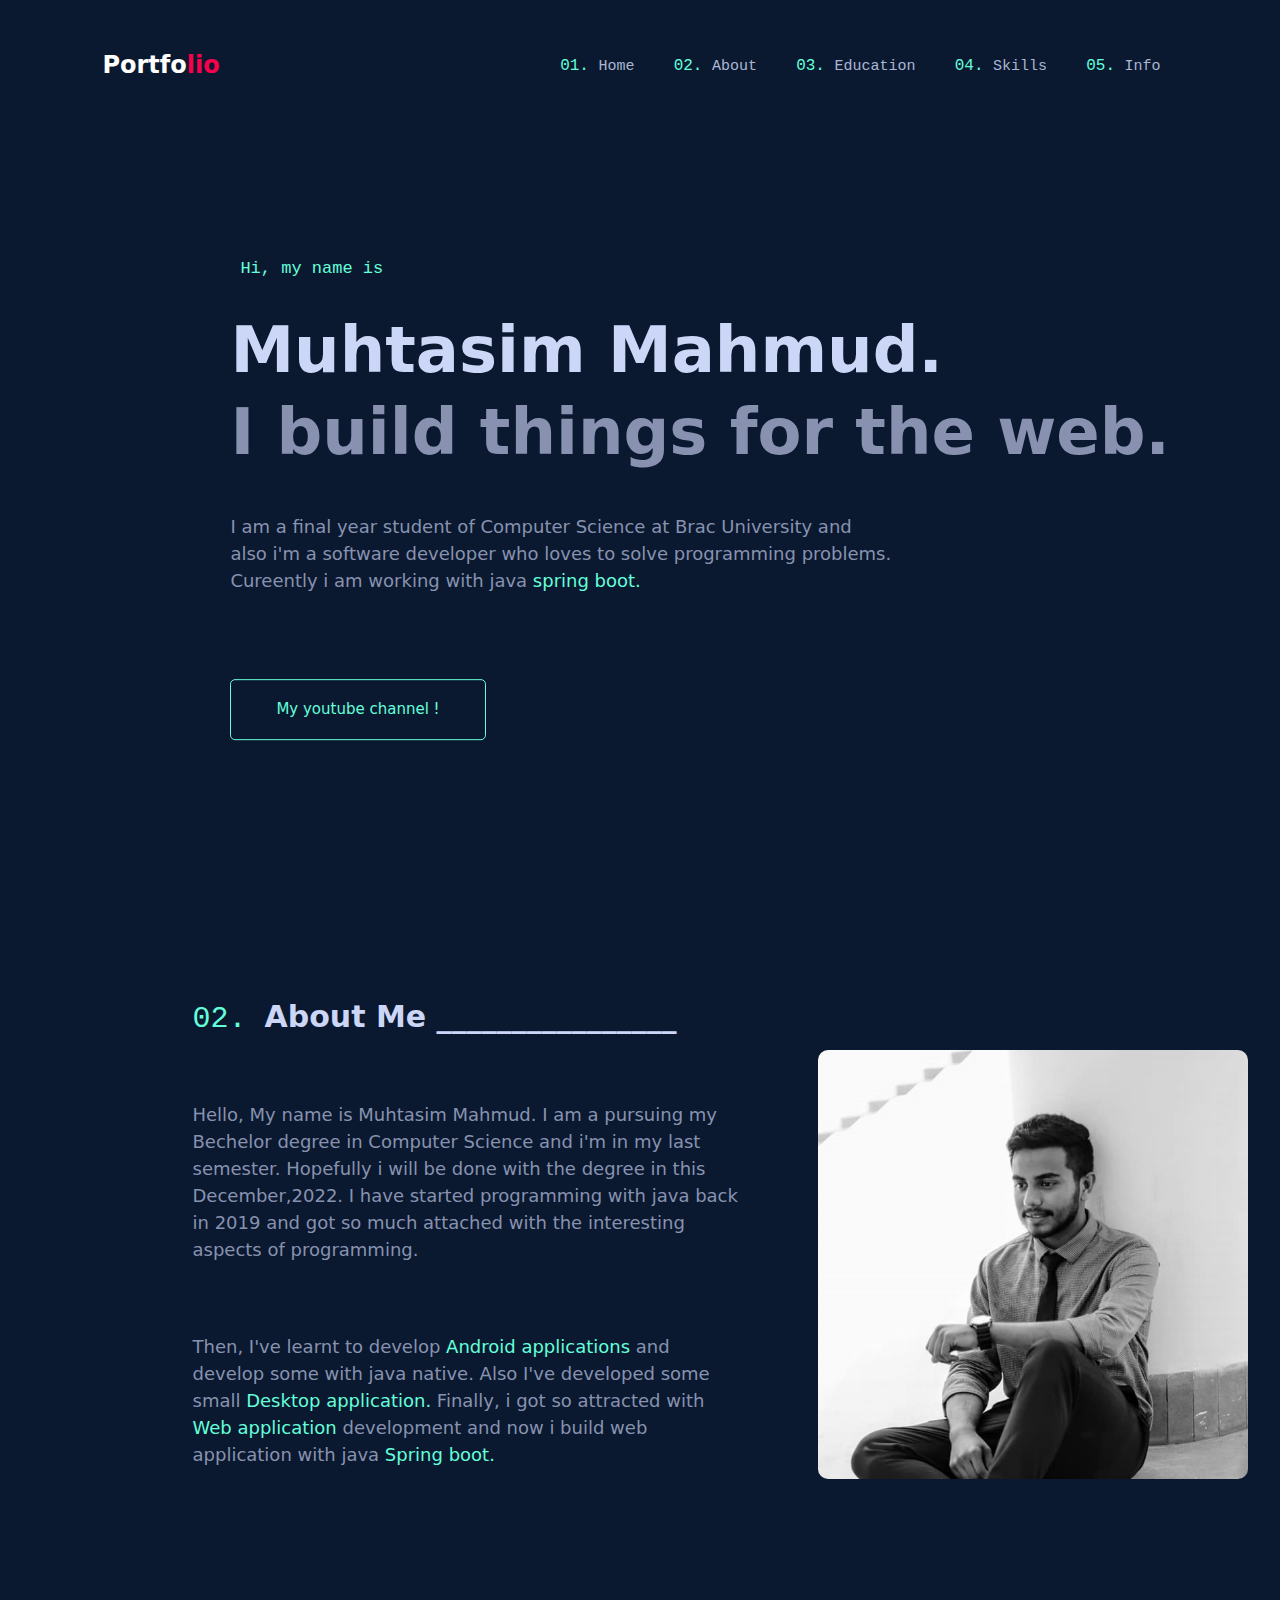
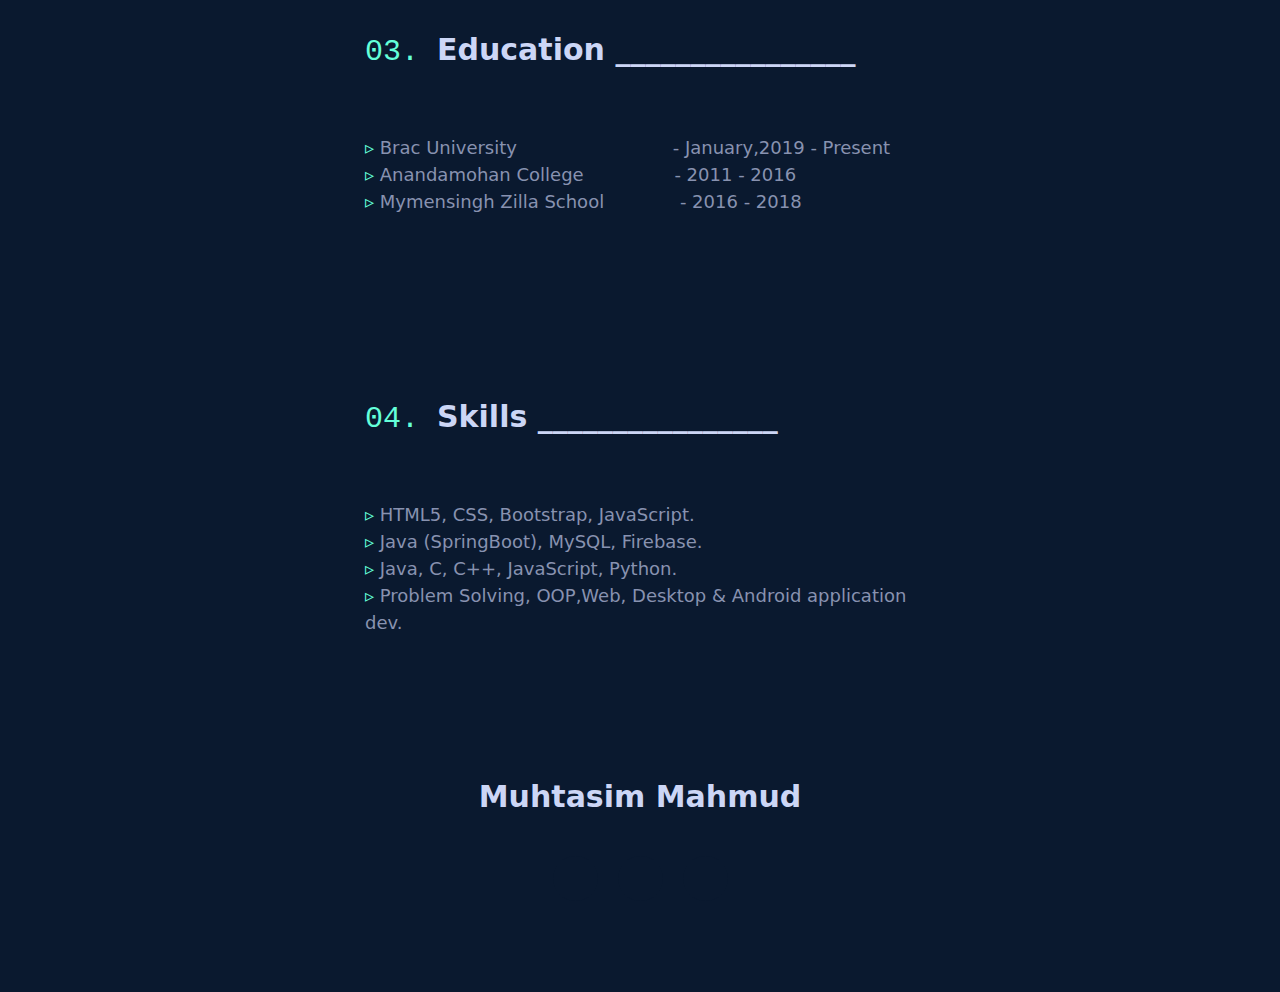
<file: index.html>
<!DOCTYPE html>
<html lang="en">
<head>

	<meta charset="UTF-8">
	<meta http-equiv="X-UA-Compatible" content="IE=edge">
	<meta name="viewport" content="width=device-width, initial-scale=1.0">

	<title>Portfolio website</title>
	<link rel="stylesheet" type="text/css" href="css/style.css">

	<link rel="preconnect" href="https://fonts.gstatic.com">
  <link href="https://fonts.googleapis.com/css2?family=Josefin+Sans:ital,wght@0,100;0,200;0,300;0,400;0,500;0,600;0,700;1,100;1,200;1,300;1,400;1,500;1,600;1,700&display=swap" rel="stylesheet">

  <link rel="stylesheet" href="https://cdnjs.cloudflare.com/ajax/libs/font-awesome/5.15.3/css/all.min.css" integrity="sha512-iBBXm8fW90+nuLcSKlbmrPcLa0OT92xO1BIsZ+ywDWZCvqsWgccV3gFoRBv0z+8dLJgyAHIhR35VZc2oM/gI1w==" crossorigin="anonymous" referrerpolicy="no-referrer" >

</head>
<body>
	<!-- start Section -->

	<div class="start">

		<nav>
			<h2 style="color: white;">Portfo<span style="color: #f9004d;">lio</span></h2>
			<ul>
				<li> <span class="num">01. </span> <a href="#Home_section"> Home</a></li>
				<li> <span class="num">02. </span> <a href="#About_section"> About</a></li>
				<li> <span class="num">03. </span> <a href="#Education_section"> Education</a></li>
				<li> <span class="num">04. </span> <a href="#Skill_section"> Skills</a></li>
				<li> <span class="num">05. </span> <a href="info.html" target="_blank"> Info</a></li> 
			</ul>
		</nav>


		<div class="content" id="Home_section">
			<h4>Hi, my name is</h4>
			<h3 class="name">Muhtasim Mahmud.</h3>
			<h3>I  build things for the web.</h3>
			
			<div class="paragraph">
				<p> I am a final year student of Computer Science at Brac University and </p>
				<p> also i'm a software developer who loves to solve programming problems.</p>
				<p> Cureently i am working with java <span class="spacial-color">spring boot.</span></p>
			</div>

			<button> <a href="https://www.youtube.com/channel/UCXImluejkEkr8kzeEfMztoQ" target="_blank" style="text-decoration: none; color: #64ffda;"> My youtube channel ! </a> </button> 

		</div>
	</div>



	<!-- About section start -->
	<section class="about" id="About_section">

		<div class="main">
			
			<div class="about-text">
				<h4> <span class="num abt-num">02. </span> About Me ________________</h4>
				<div class="paragraph abt-paragraph">
					<p style="margin-bottom: 70px;"> Hello, My name is Muhtasim Mahmud. I am a pursuing my Bechelor degree in Computer Science and i'm in my last semester. Hopefully i will be done
						with the degree in this December,2022. I have started programming with java back in 2019 and got so much attached with the interesting aspects of programming. 
					</p>
					<p style="margin-top: 25px;"> Then, I've learnt to develop <span class="spacial-color"> Android applications</span> and develop some with java native. Also I've developed some small <span class="spacial-color"> Desktop application.</span> 
						Finally, i got so attracted with <span class="spacial-color"> Web application</span> development and now i build web application with java <span class="spacial-color"> Spring boot. </span>
					</p>	
					
				</div>
			</div>

			<div class="about-img">
				<img src="images/mahmud2.jpg" alt="">
			</div>
		</div>

	</section>

	<!-- Education section start -->

	<section class="Education" id="Education_section">
		
		<div class="main">
			
			<div class="about-text">
				<h4> <span class="num abt-num">03. </span> Education ________________</h4>
				<div class="paragraph abt-paragraph">
					
					<p><span class="spacial-color"> ▹  </span> <span class="institution">   <a href="https://www.bracu.ac.bd/" target="_blank"> Brac University        </a> </span> <span style="margin-left: 150px;"> - January,2019 - Present</span>  </p>
					<p><span class="spacial-color"> ▹  </span> <span class="institution">   <a href="http://anandamohangovtcollege.edu.bd/" target="_blank"> Anandamohan College    </a> </span> <span style="margin-left:  85px;"> - 2011 - 2016</span> </p>
					<p><span class="spacial-color"> ▹  </span> <span class="institution">   <a href="http://www.mzs.edu.bd/" target="_blank"> Mymensingh Zilla School</a> </span> <span style="margin-left:  70px;"> - 2016 - 2018</span> </p>
					
				</div>
			</div>

		</div>

	</section>


	<!-- Skill section start -->

	<section class="skill" id="Skill_section">
		
		<div class="main">
			
			<div class="about-text">
				<h4> <span class="num abt-num">04. </span> Skills ________________</h4>
				<div class="paragraph abt-paragraph">
					
					<p><span class="spacial-color"> ▹ </span>HTML5, CSS, Bootstrap, JavaScript.</p>
					<p><span class="spacial-color"> ▹ </span>Java (SpringBoot),  MySQL, Firebase.</p>
					<p><span class="spacial-color"> ▹ </span>Java, C, C++,  JavaScript, Python.</p>
					<p><span class="spacial-color"> ▹ </span>Problem Solving, OOP,Web, Desktop & Android application dev.
					</p>
				</div>
			</div>

		</div>

	</section>

	<!-- footer start -->
	<footer>
		<p class="name">Muhtasim Mahmud</p>
		<div class="social">
			<a href="https://www.facebook.com/muhtasim.mahmud.54/" target="_blank"><i class="fab fa-facebook-f"></i></a>
			<a href="https://www.instagram.com/muhtasim_mahmud/" target="_blank"><i class="fab fa-instagram"></i></a>
			<a href="https://www.linkedin.com/in/muhtasim-mahmud-493a571a4/" target="_blank"> <i class="fab fa-linkedin"></i> </a>
		</div>
	</footer>
</body>
</html>
</file>
<file: css/style.css>
*{
	padding: 0;
	margin: 0;
	/* font-family: 'Josefin Sans', sans-serif; */
	font-family: "Calibre","Inter","San Francisco","SF Pro Text",-apple-system,system-ui,sans-serif;
	box-sizing: border-box;
}

body{
	background-color: #0a192f !important;
}

.start{
	height: 100vh;
	width: 100%;
}


/* Laptop er size onujayi eitar margin-top ar margin-left ta fix korte hobe */
.content{
	margin-top: 50px;
	margin-left: 10%
}

nav{
	display: flex;
	align-items: center;
	justify-content: space-between;
	padding-top: 45px;
	padding-left: 8%;
	padding-right: 8%;
}

nav ul li a{
	color: #abb7d4;
	text-decoration: none;
	font-size: 15px;
	font-family: "SF Mono","Fira Code","Fira Mono","Roboto Mono",monospace;
}

nav ul li{
	list-style-type: none;
	display: inline-block;
	padding: 10px  17px;
}

nav ul li a:hover{
	color: #64ffda;
	transition: .4s;
}

.num{
	color: #64ffda;
	font-family: "SF Mono","Fira Code","Fira Mono","Roboto Mono",monospace;
}

.start .content h3{
	color: #8892b0;
	line-height: 0.5;
	font-size: clamp(30px, 5vw, 65px); /* for pc : clamp(30px, 5vw, 65px);  for laptop : clamp(30px, 5vw, 60px); */
	font-weight: 650; /* for pc : font-weight : 650;  for laptop : font-weight : 600 */
	font-family: "Calibre","Inter","San Francisco","SF Pro Text",-apple-system,system-ui,sans-serif !important;
}

.content h4{
	color: #64ffda;
	margin: 0px 0px 55px 10px; /* (top, right , bottom, left)*/
	font-size: 17px;
	font-weight: 400;
	line-height: 1.1;
	/* font-size: clamp(var(--fz-sm),5vw,var(--fz-md)); */
	letter-spacing: 0px;
	font-family: "SF Mono","Fira Code","Fira Mono","Roboto Mono",monospace;
}

.name{
	color: #ccd6f6 !important;
}

.content .paragraph p{
	font-size: 18px;
	font-weight: 460;
}

.paragraph{
	color: #8892b0;
	margin-top: 65px;
	margin-bottom: 65px;
	font-family: "Calibre","Inter","San Francisco","SF Pro Text",-apple-system,system-ui,sans-serif !important;
	line-height: 1.5;
}

.spacial-color{
	color: #64ffda;
}

.content button{
	font-family: "SF Mono","Fira Code","Fira Mono","Roboto Mono",monospace;
	margin-top: 20px;
	background-color:#0a192f;
	color: #64ffda !important;
	text-decoration: none;
	padding: 20px 45px;
	border-radius: 5px;
	font-size: 15px;
	border: 1.5px solid #64ffda;
}
/* Eikhane start er style sesh hoise */



/* Eikhane about section er style start hoise */
.main{
	width: 1130px;
	max-width: 95%;
	margin: 0 auto;
	display: flex;
	align-items: center;
	justify-content: space-around;
}

.about{
	width: 100%;
	padding: 100px 0px;
	background-color: #0a192f;
	margin-left: 80px;
}

.about-text{
	width: 550px;
}
.about img{
	height: auto;
	width: 430px;
	border-radius: 10px;
	filter: grayscale(100%);
	/* filter: opacity(40%); */
}

.about img:hover{
	filter: grayscale(0%);
	/* filter: opacity(100%); */
	transition: 1s;
}

.about-text h4{
	margin-bottom: 40px;
	font-size: 30px;
	line-height: 1.1;
	font-weight: 650;
	color: #ccd6f6;
	font-family: "Calibre","Inter","San Francisco","SF Pro Text",-apple-system,system-ui,sans-serif !important;
}

.abt-num{
	font-weight: 100 !important;
	font-size: 30px !important;
	font-family: "SF Mono","Fira Code","Fira Mono","Roboto Mono",monospace;
}

.abt-paragraph{
	font-size: 18px;
	font-weight: 460;
}

/* Eikhan theke education section er style start */

#Education_section a{
	color: #8892b0;
	text-decoration: none;
}

#Education_section a:hover{
	color: #64ffda;
}

/* Eikhan theke skills section er style start */

.skill{
	margin-top: 120px;
}


/* 
.btn{
	background-color:#f9004d;
	color: white;
	text-decoration: none;
	border: 2px solid transparent;
	font-weight: bold;
	padding: 10px 25px;
	border-radius: 30px;
	transition: transform .4s; 
}
.btn:hover{
	transform: scale(1.2);
} */

.content{
	position: absolute;
	top: 50%;
	left:8%;
	transform: translateY(-50%);
}

h1{
	color: white;
	margin: 20px 0px 20px;
	font-size: 75px;
}

h3{
	color: #abb7d4;
	font-size: 25px;
	margin-bottom: 50px;
}



/* Footer er style start hoise */

footer{
	position: relative;
	width: 100%;
	height: 300px;
	/* background: #101010; */
	display: flex;
	flex-direction: column;
	align-items: center;
	justify-content: center;
}
footer p:nth-child(1){
	font-size: 30px;
	color: white;
	margin-bottom: 20px;
	font-weight: bold;
}
footer p:nth-child(2){
	color: white;
	font-size: 17px;
	width: 500px;
	text-align: center;
	line-height: 26px;
}
.social{
	display: flex;
}

.social a{
	width: 45px;
	height: 45px;
	display: flex;
	align-items: center;
	justify-content: center;
	background:  #0a192f;
	border-radius: 50%;
	margin: 22px 10px;
	color: #ccd6f6;
	text-decoration: none;
	font-size: 20px;
}
.social a:hover{
	color: #64ffda;
	transform: scale(1.3);
	transition: .3s;
}
</file>
